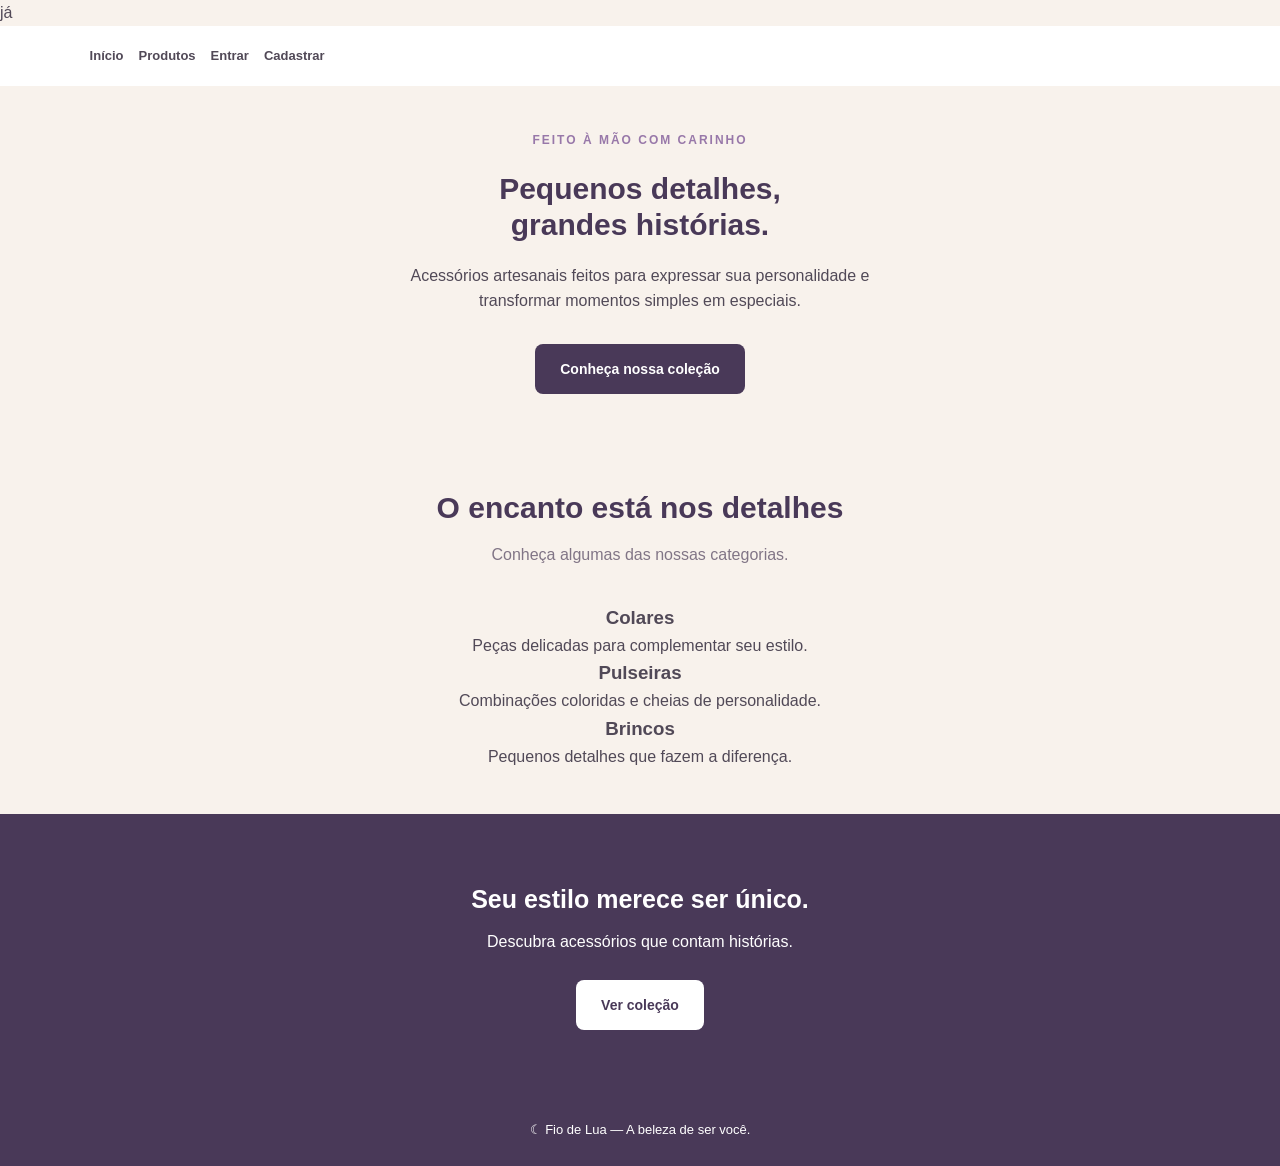
<file: index.html>
já<!DOCTYPE html>
<html lang="pt-BR">
<head>
    <meta charset="UTF-8">
    <meta name="viewport" content="width=device-width, initial-scale=1.0">
    <title>Fio de Lua | Início</title>
    <link rel="stylesheet" href="style.css">
</head>
<body>

<header>
    <nav>
        <a href="index.html">Início</a>
        <a href="produto.html">Produtos</a>
        <a href="login.html">Entrar</a>
        <a href="new.html">Cadastrar</a>
    </nav>
</header>

<main>
    <section class="hero">
        <div class="hero-content">
            <span class="tag">FEITO À MÃO COM CARINHO</span>
            <h1>Pequenos detalhes,<br>grandes histórias.</h1>
            <p>Acessórios artesanais feitos para expressar sua personalidade e transformar momentos simples em especiais.</p>
            <a href="produto.html" class="btn">Conheça nossa coleção</a>
        </div>
    </section>

    <section class="section">
        <h2>O encanto está nos detalhes</h2>
        <p class="subtitle">Conheça algumas das nossas categorias.</p>

        <div class="categories">
            <article>
                <h3>Colares</h3>
                <p>Peças delicadas para complementar seu estilo.</p>
            </article>

            <article>
                <h3>Pulseiras</h3>
                <p>Combinações coloridas e cheias de personalidade.</p>
            </article>

            <article>
                <h3>Brincos</h3>
                <p>Pequenos detalhes que fazem a diferença.</p>
            </article>
        </div>
    </section>

    <section class="banner">
        <h2>Seu estilo merece ser único.</h2>
        <p>Descubra acessórios que contam histórias.</p>
        <a href="produto.html" class="btn btn-light">Ver coleção</a>
    </section>
</main>

<footer>
    <p>☾ Fio de Lua — A beleza de ser você.</p>
</footer>

</body>
</html>
</file>
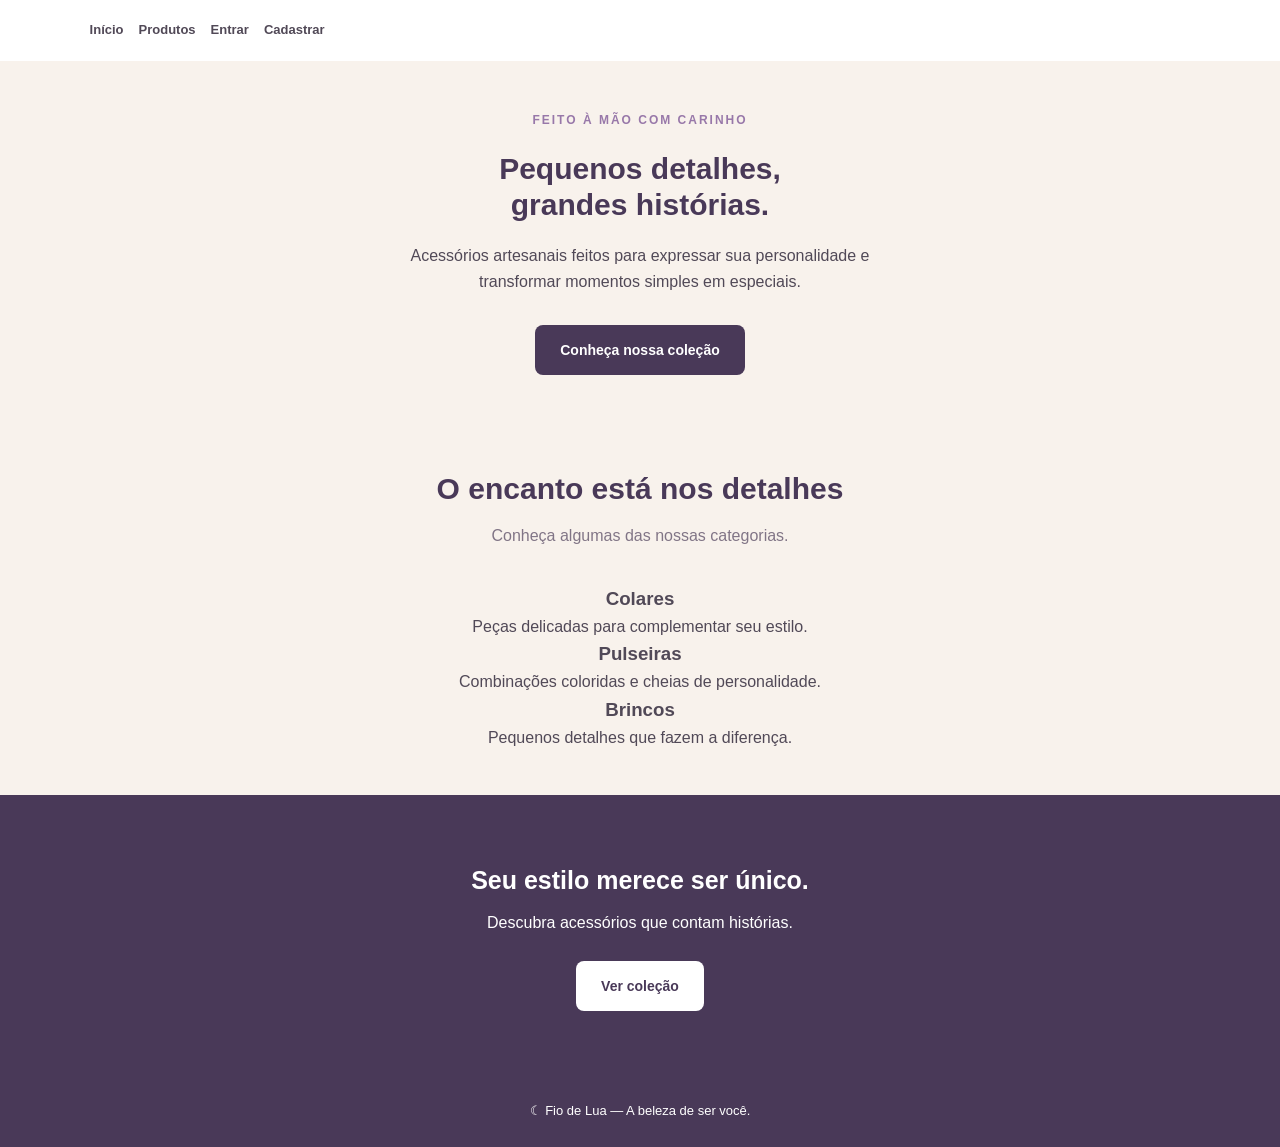
<file: Avaliacao03_Marina/index.html>
<!DOCTYPE html>
<html lang="pt-BR">
<head>
    <meta charset="UTF-8">
    <meta name="viewport" content="width=device-width, initial-scale=1.0">
    <title>Fio de Lua | Início</title>
    <link rel="stylesheet" href="style.css">
</head>
<body>

<header>
    <nav>
        <a href="index.html">Início</a>
        <a href="produtoteste.html">Produtos</a>
        <a href="login.html">Entrar</a>
        <a href="new.html">Cadastrar</a>
    </nav>
</header>

<main>
    <section class="hero">
        <div class="hero-content">
            <span class="tag">FEITO À MÃO COM CARINHO</span>
            <h1>Pequenos detalhes,<br>grandes histórias.</h1>
            <p>Acessórios artesanais feitos para expressar sua personalidade e transformar momentos simples em especiais.</p>
            <a href="produto.html" class="btn">Conheça nossa coleção</a>
        </div>
    </section>

    <section class="section">
        <h2>O encanto está nos detalhes</h2>
        <p class="subtitle">Conheça algumas das nossas categorias.</p>

                <h3>Colares</h3>
                <p>Peças delicadas para complementar seu estilo.</p>
            


                <h3>Pulseiras</h3>
                <p>Combinações coloridas e cheias de personalidade.</p>
            

            
                <h3>Brincos</h3>
                <p>Pequenos detalhes que fazem a diferença.</p>
            
        </div>
    </section>

    <section class="banner">
        <h2>Seu estilo merece ser único.</h2>
        <p>Descubra acessórios que contam histórias.</p>
        <a href="produto.html" class="btn btn-light">Ver coleção</a>
    </section>
</main>

<footer>
    <p>☾ Fio de Lua — A beleza de ser você.</p>

</footer>

</body>
</html>
</file>
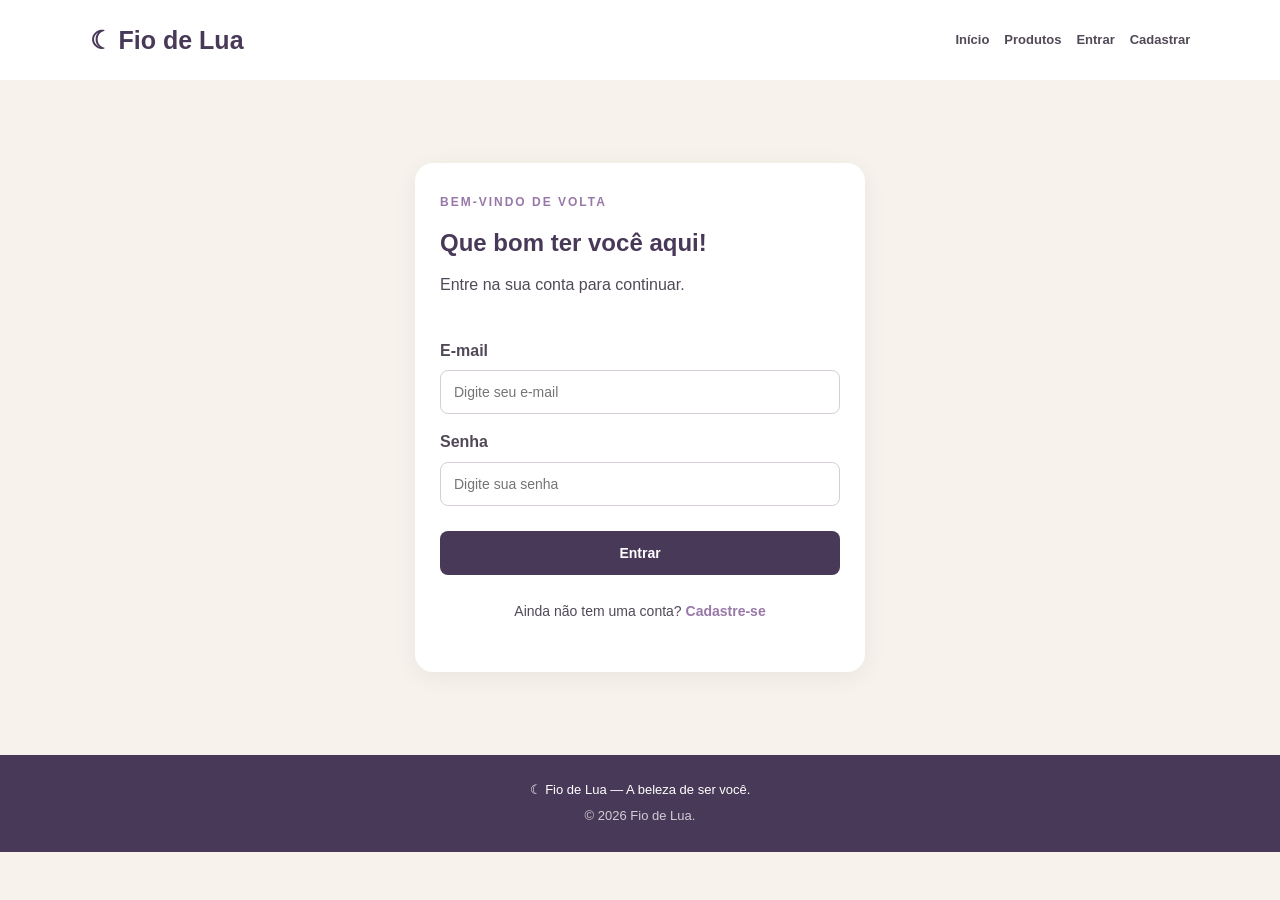
<file: login.html>
<!DOCTYPE html>
<html lang="pt-BR">
<head>
    <meta charset="UTF-8">
    <meta name="viewport" content="width=device-width, initial-scale=1.0">
    <title>Fio de Lua | Login</title>
    <link rel="stylesheet" href="style.css">
</head>
<body>

<header>
    <a href="index.html" class="logo">☾ Fio de Lua</a>
    <nav>
        <a href="index.html">Início</a>
        <a href="produto.html">Produtos</a>
        <a href="login.html">Entrar</a>
        <a href="new.html">Cadastrar</a>
    </nav>
</header>

<main class="form-page">
    <section class="form-box">
        <span class="tag">BEM-VINDO DE VOLTA</span>
        <h1>Que bom ter você aqui!</h1>
        <p>Entre na sua conta para continuar.</p>

        <form action="#" method="get">
            <label for="email">E-mail</label>
            <input type="email" id="email" name="email"
                   placeholder="Digite seu e-mail" required>

            <label for="senha">Senha</label>
            <input type="password" id="senha" name="senha"
                   placeholder="Digite sua senha" required>

            <button type="submit" class="btn form-btn">Entrar</button>
        </form>

        <p class="form-footer">
            Ainda não tem uma conta?
            <a href="new.html">Cadastre-se</a>
        </p>
    </section>
</main>

<footer>
    <p>☾ Fio de Lua — A beleza de ser você.</p>
    <p>© 2026 Fio de Lua.</p>
</footer>

</body>
</html>
</file>
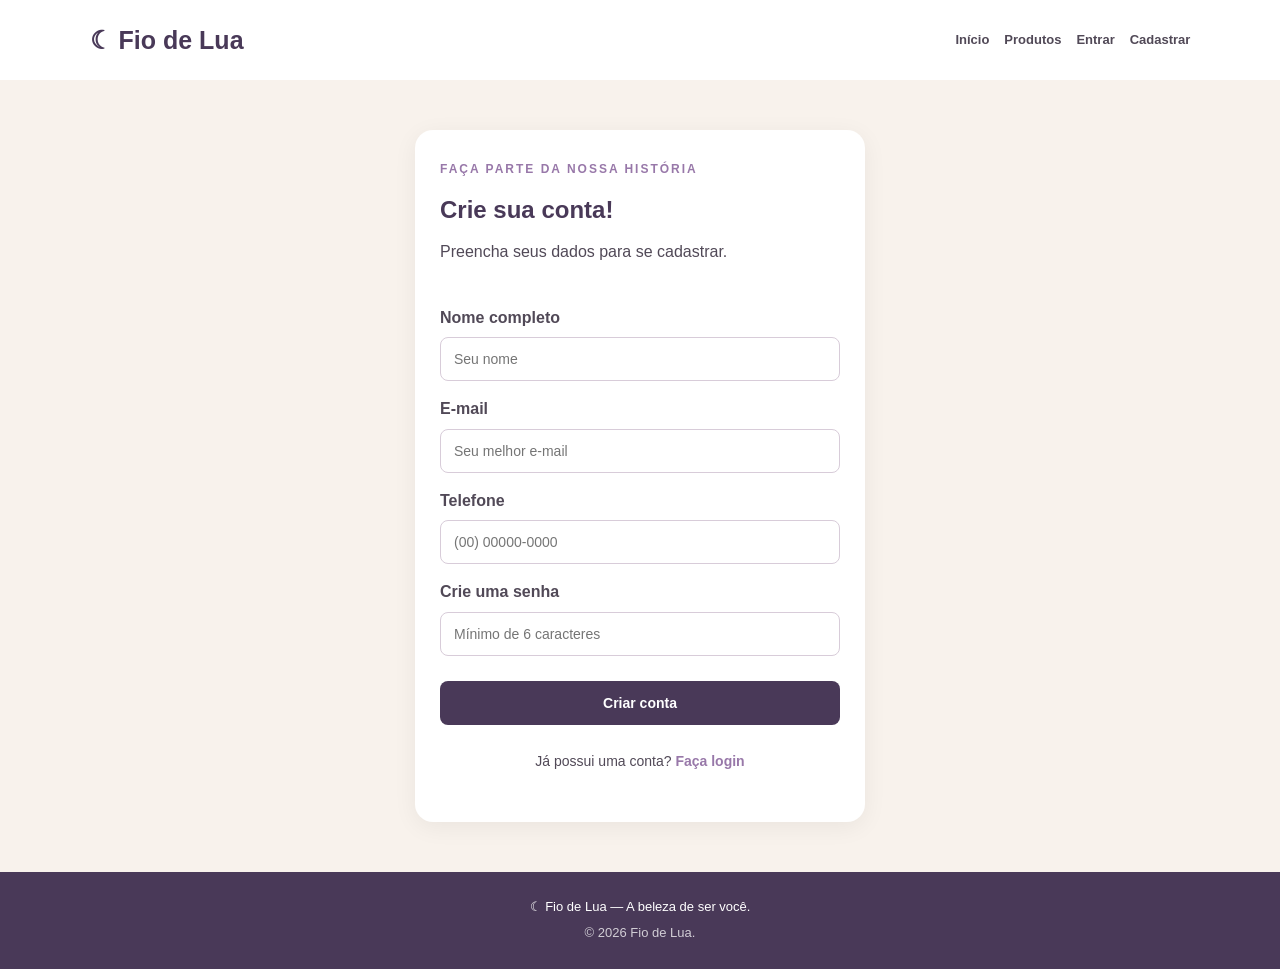
<file: new.html>
<!DOCTYPE html>
<html lang="pt-BR">
<head>
    <meta charset="UTF-8">
    <meta name="viewport" content="width=device-width, initial-scale=1.0">
    <title>Fio de Lua | Cadastro</title>
    <link rel="stylesheet" href="style.css">
</head>
<body>

<header>
    <a href="index.html" class="logo">☾ Fio de Lua</a>
    <nav>
        <a href="index.html">Início</a>
        <a href="produto.html">Produtos</a>
        <a href="login.html">Entrar</a>
        <a href="new.html">Cadastrar</a>
    </nav>
</header>

<main class="form-page">
    <section class="form-box">
        <span class="tag">FAÇA PARTE DA NOSSA HISTÓRIA</span>
        <h1>Crie sua conta!</h1>
        <p>Preencha seus dados para se cadastrar.</p>

        <form action="#" method="get">
            <label for="nome">Nome completo</label>
            <input type="text" id="nome" name="nome"
                   placeholder="Seu nome" required>

            <label for="email">E-mail</label>
            <input type="email" id="email" name="email"
                   placeholder="Seu melhor e-mail" required>

            <label for="telefone">Telefone</label>
            <input type="tel" id="telefone" name="telefone"
                   placeholder="(00) 00000-0000">

            <label for="senha">Crie uma senha</label>
            <input type="password" id="senha" name="senha"
                   placeholder="Mínimo de 6 caracteres"
                   minlength="6" required>

            <button type="submit" class="btn form-btn">Criar conta</button>
        </form>

        <p class="form-footer">
            Já possui uma conta?
            <a href="login.html">Faça login</a>
        </p>
    </section>
</main>

<footer>
    <p>☾ Fio de Lua — A beleza de ser você.</p>
    <p>© 2026 Fio de Lua.</p>
</footer>

</body>
</html>
</file>
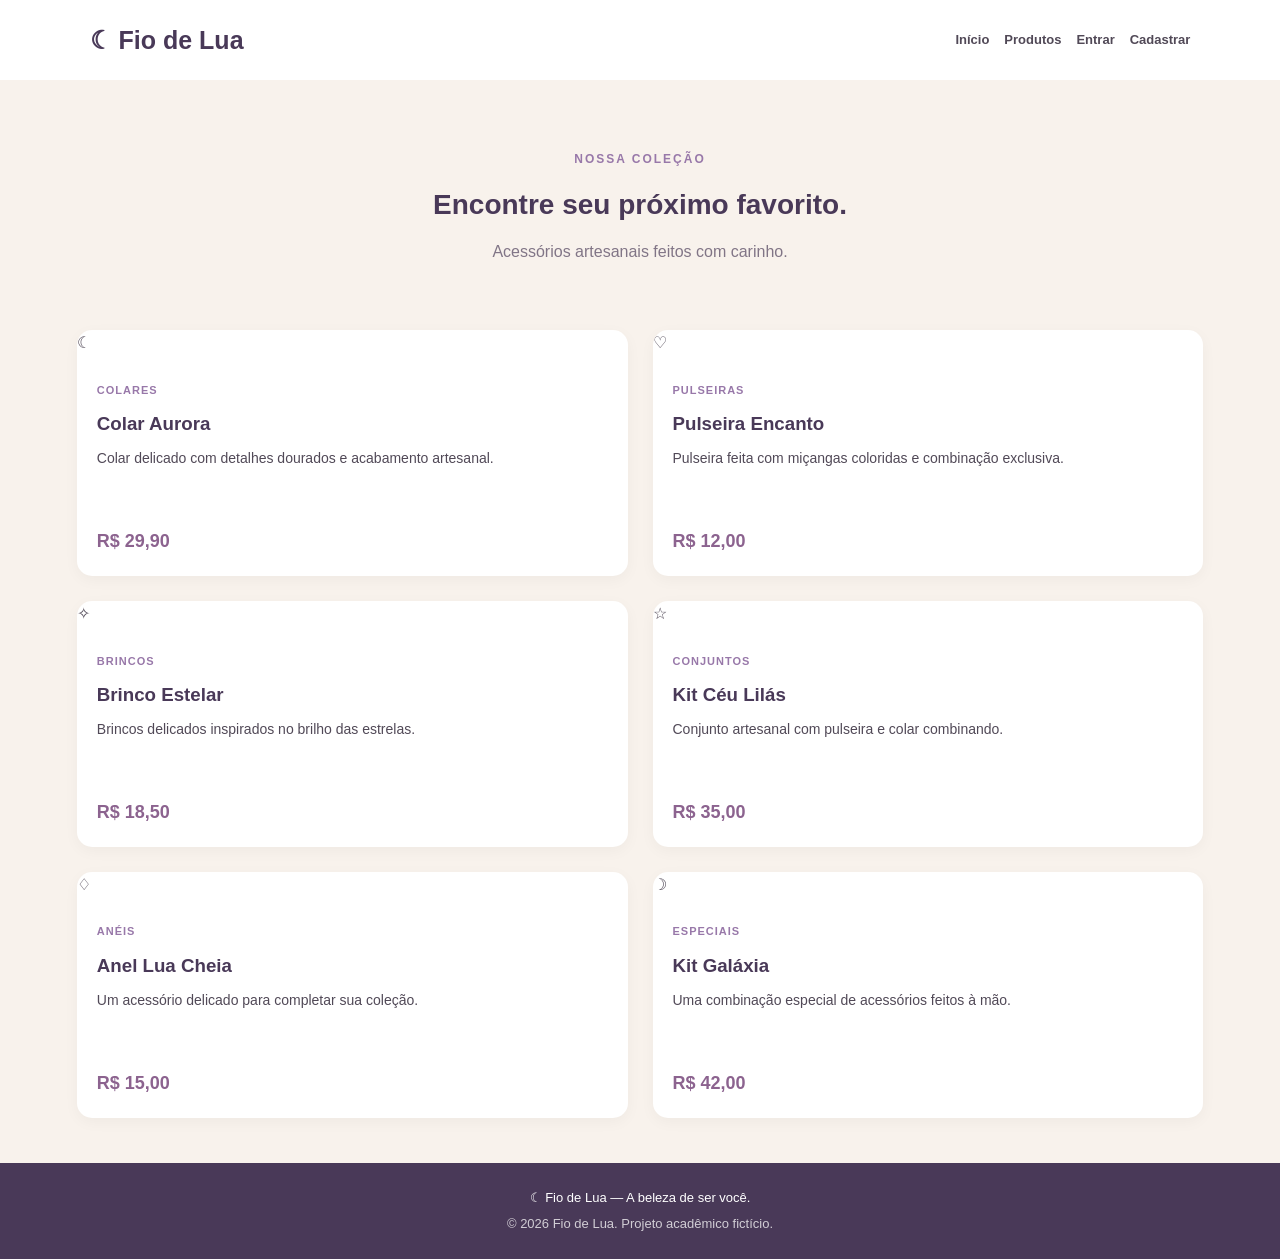
<file: produto.html>
<!DOCTYPE html>
<html lang="pt-BR">
<head>
    <meta charset="UTF-8">
    <meta name="viewport" content="width=device-width, initial-scale=1.0">
    <title>Fio de Lua | Produtos</title>
    <link rel="stylesheet" href="style.css">
</head>
<body>

<header>
    <a href="index.html" class="logo">☾ Fio de Lua</a>
    <nav>
        <a href="index.html">Início</a>
        <a href="produto.html">Produtos</a>
        <a href="login.html">Entrar</a>
        <a href="new.html">Cadastrar</a>
    </nav>
</header>

<main>

    <section class="catalog-header">
        <span class="tag">NOSSA COLEÇÃO</span>
        <h1>Encontre seu próximo favorito.</h1>
        <p>Acessórios artesanais feitos com carinho.</p>
    </section>

    <section class="section">
        <div class="products">

            <article class="product-card">
                <div class="decoration">☾</div>
                <div class="product-info">
                    <span class="category">COLARES</span>
                    <h3>Colar Aurora</h3>
                    <p>Colar delicado com detalhes dourados e acabamento artesanal.</p>
                    <strong>R$ 29,90</strong>
                </div>
            </article>

            <article class="product-card">
                <div class="decoration">♡</div>
                <div class="product-info">
                    <span class="category">PULSEIRAS</span>
                    <h3>Pulseira Encanto</h3>
                    <p>Pulseira feita com miçangas coloridas e combinação exclusiva.</p>
                    <strong>R$ 12,00</strong>
                </div>
            </article>

            <article class="product-card">
                <div class="decoration">✧</div>
                <div class="product-info">
                    <span class="category">BRINCOS</span>
                    <h3>Brinco Estelar</h3>
                    <p>Brincos delicados inspirados no brilho das estrelas.</p>
                    <strong>R$ 18,50</strong>
                </div>
            </article>

            <article class="product-card">
                <div class="decoration">☆</div>
                <div class="product-info">
                    <span class="category">CONJUNTOS</span>
                    <h3>Kit Céu Lilás</h3>
                    <p>Conjunto artesanal com pulseira e colar combinando.</p>
                    <strong>R$ 35,00</strong>
                </div>
            </article>

            <article class="product-card">
                <div class="decoration">♢</div>
                <div class="product-info">
                    <span class="category">ANÉIS</span>
                    <h3>Anel Lua Cheia</h3>
                    <p>Um acessório delicado para completar sua coleção.</p>
                    <strong>R$ 15,00</strong>
                </div>
            </article>

            <article class="product-card">
                <div class="decoration">☽</div>
                <div class="product-info">
                    <span class="category">ESPECIAIS</span>
                    <h3>Kit Galáxia</h3>
                    <p>Uma combinação especial de acessórios feitos à mão.</p>
                    <strong>R$ 42,00</strong>
                </div>
            </article>

        </div>
    </section>

</main>

<footer>
    <p>☾ Fio de Lua — A beleza de ser você.</p>
    <p>© 2026 Fio de Lua. Projeto acadêmico fictício.</p>
</footer>

</body>
</html>
</file>
<file: style.css>
* {
    margin: 0;
    padding: 0;
    box-sizing: border-box;
}

:root {
    --roxo: #493958;
    --lilas: #B99BCB;
    --rosa: #D9A6AE;
    --creme: #F8F2EC;
    --branco: #FFFFFF;
    --texto: #514957;
}

body {
    font-family: Arial, Helvetica, sans-serif;
    background-color: var(--creme);
    color: var(--texto);
    line-height: 1.6;
}

a {
    text-decoration: none;
    color: inherit;
}



header {
    background-color: var(--branco);
    padding: 20px 7%;
    display: flex;
    justify-content: space-between;
    align-items: center;
    gap: 20px;
    flex-wrap: wrap;
}

.logo {
    font-size: 25px;
    font-weight: bold;
    color: var(--roxo);
}

nav {
    display: flex;
    gap: 25px;
    flex-wrap: wrap;
}

nav a {
    font-size: 14px;
    font-weight: bold;
    transition: 0.3s;
}

nav a:hover {
    color: var(--lilas);
}


.hero {
    padding: 70px 8%;
    display: flex;
    align-items: center;
    justify-content: space-between;
    gap: 45px;
}

.hero-content {
    flex: 1;
}

.tag {
    color: #9878A9;
    font-size: 12px;
    font-weight: bold;
    letter-spacing: 2px;
}

.hero h1 {
    color: var(--roxo);
    font-size: 46px;
    line-height: 1.2;
    margin: 20px 0;
}

.hero p {
    margin-bottom: 30px;
    max-width: 480px;
}

.hero-image {
    flex: 1;
}

.hero-image img {
    width: 100%;
    height: 400px;
    object-fit: cover;
    border-radius: 20px;
}



.btn {
    display: inline-block;
    background-color: var(--roxo);
    color: white;
    border: none;
    padding: 14px 25px;
    border-radius: 8px;
    font-size: 14px;
    font-weight: bold;
    cursor: pointer;
    transition: 0.3s;
}

.btn:hover {
    background-color: #765C85;
    transform: translateY(-2px);
}

.btn-light {
    background-color: white;
    color: var(--roxo);
}



.section {
    padding: 65px 8%;
    text-align: center;
}

.section h2 {
    font-size: 30px;
    color: var(--roxo);
}

.subtitle {
    margin: 10px 0 35px;
    color: #817586;
}


.cards {
    display: grid;
    grid-template-columns: repeat(3, 1fr);
    gap: 25px;
    margin-top: 35px;
}

.card {
    background-color: white;
    padding: 15px;
    border-radius: 15px;
    transition: 0.3s;
}

.card:hover,
.product-card:hover {
    transform: translateY(-5px);
}

.card img {
    width: 100%;
    height: 220px;
    object-fit: cover;
    border-radius: 10px;
}

.card h3 {
    color: var(--roxo);
    margin: 15px 0 5px;
}



.banner {
    background-color: var(--roxo);
    color: white;
    text-align: center;
    padding: 65px 20px;
}

.banner h2 {
    font-size: 30px;
    margin-bottom: 10px;
}

.banner p {
    margin-bottom: 25px;
}



.form-page {
    min-height: 75vh;
    display: flex;
    align-items: center;
    justify-content: center;
    padding: 50px 20px;
}

.form-box {
    background-color: white;
    padding: 40px;
    border-radius: 18px;
    width: 100%;
    max-width: 450px;
    box-shadow: 0 5px 25px rgba(0,0,0,0.06);
}

.form-box h1 {
    color: var(--roxo);
    margin: 10px 0;
}

.form-box > p {
    margin-bottom: 25px;
}

form {
    display: flex;
    flex-direction: column;
}

form label {
    font-weight: bold;
    margin-bottom: 7px;
    margin-top: 15px;
}

form input {
    padding: 13px;
    border: 1px solid #D8CCD9;
    border-radius: 8px;
    outline: none;
    font-size: 14px;
    width: 100%;
}

form input:focus {
    border-color: var(--lilas);
    box-shadow: 0 0 0 3px rgba(185,155,203,0.15);
}

.form-btn {
    margin-top: 25px;
    width: 100%;
}

.form-footer {
    text-align: center;
    margin-top: 25px;
    font-size: 14px;
}

.form-footer a {
    color: #9878A9;
    font-weight: bold;
}



.catalog-header {
    text-align: center;
    padding: 65px 20px 20px;
}

.catalog-header h1 {
    color: var(--roxo);
    font-size: 35px;
    margin: 12px 0;
}

.catalog-header p {
    color: #817586;
}

.products {
    display: grid;
    grid-template-columns: repeat(3, 1fr);
    gap: 25px;
}

.product-card {
    background-color: white;
    border-radius: 15px;
    overflow: hidden;
    text-align: left;
    transition: 0.3s;
    box-shadow: 0 4px 15px rgba(0,0,0,0.04);
}

.product-card img {
    width: 100%;
    height: 230px;
    object-fit: cover;
}

.product-info {
    padding: 20px;
}

.category {
    color: #9878A9;
    font-size: 11px;
    font-weight: bold;
    letter-spacing: 1px;
}

.product-info h3 {
    color: var(--roxo);
    margin: 8px 0;
}

.product-info p {
    font-size: 14px;
    min-height: 65px;
    margin-bottom: 15px;
}

.product-info strong {
    color: #8C638F;
    font-size: 18px;
}



footer {
    background-color: var(--roxo);
    color: white;
    text-align: center;
    padding: 25px 15px;
    font-size: 13px;
}

footer p + p {
    margin-top: 5px;
    opacity: 0.75;
}


    nav {
        justify-content: center;
        gap: 15px;
    }

    .hero {
        flex-direction: column;
        text-align: center;
        padding: 45px 6%;
    }

    .hero h1 {
        font-size: 35px;
    }

    .hero-image img {
        height: 300px;
    }

    .cards,
    .products {
        grid-template-columns: repeat(2, 1fr);
    }

    .catalog-header h1 {
        font-size: 28px;
    }


    .hero h1 {
        font-size: 30px;
    }

    .form-box {
        padding: 25px;
    }

    .section {
        padding: 45px 6%;
    }

    .banner h2 {
        font-size: 25px;
    }

    nav a {
        font-size: 13px;
    }
</file>
<file: Avaliacao03_Marina/style.css>
* {
    margin: 0;
    padding: 0;
    box-sizing: border-box;
}

:root {
    --roxo: #493958;
    --lilas: #B99BCB;
    --rosa: #D9A6AE;
    --creme: #F8F2EC;
    --branco: #FFFFFF;
    --texto: #514957;
}

body {
    font-family: Arial, Helvetica, sans-serif;
    background-color: var(--creme);
    color: var(--texto);
    line-height: 1.6;
}

a {
    text-decoration: none;
    color: inherit;
}



header {
    background-color: var(--branco);
    padding: 20px 7%;
    display: flex;
    justify-content: space-between;
    align-items: center;
    gap: 20px;
    flex-wrap: wrap;
}

.logo {
    font-size: 25px;
    font-weight: bold;
    color: var(--roxo);
}

nav {
    display: flex;
    gap: 25px;
    flex-wrap: wrap;
}

nav a {
    font-size: 14px;
    font-weight: bold;
    transition: 0.3s;
}

nav a:hover {
    color: var(--lilas);
}


.hero {
    padding: 70px 8%;
    display: flex;
    align-items: center;
    justify-content: space-between;
    gap: 45px;
}

.hero-content {
    flex: 1;
}

.tag {
    color: #9878A9;
    font-size: 12px;
    font-weight: bold;
    letter-spacing: 2px;
}

.hero h1 {
    color: var(--roxo);
    font-size: 46px;
    line-height: 1.2;
    margin: 20px 0;
}

.hero p {
    margin-bottom: 30px;
    max-width: 480px;
}

.hero-image {
    flex: 1;
}

.hero-image img {
    width: 100%;
    height: 400px;
    object-fit: cover;
    border-radius: 20px;
}



.btn {
    display: inline-block;
    background-color: var(--roxo);
    color: white;
    border: none;
    padding: 14px 25px;
    border-radius: 8px;
    font-size: 14px;
    font-weight: bold;
    cursor: pointer;
    transition: 0.3s;
}

.btn:hover {
    background-color: #765C85;
    transform: translateY(-2px);
}

.btn-light {
    background-color: white;
    color: var(--roxo);
}



.section {
    padding: 65px 8%;
    text-align: center;
}

.section h2 {
    font-size: 30px;
    color: var(--roxo);
}

.subtitle {
    margin: 10px 0 35px;
    color: #817586;
}


.cards {
    display: grid;
    grid-template-columns: repeat(3, 1fr);
    gap: 25px;
    margin-top: 35px;
}

.card {
    background-color: white;
    padding: 15px;
    border-radius: 15px;
    transition: 0.3s;
}

.card:hover,
.product-card:hover {
    transform: translateY(-5px);
}

.card img {
    width: 100%;
    height: 220px;
    object-fit: cover;
    border-radius: 10px;
}

.card h3 {
    color: var(--roxo);
    margin: 15px 0 5px;
}



.banner {
    background-color: var(--roxo);
    color: white;
    text-align: center;
    padding: 65px 20px;
}

.banner h2 {
    font-size: 30px;
    margin-bottom: 10px;
}

.banner p {
    margin-bottom: 25px;
}



.form-page {
    min-height: 75vh;
    display: flex;
    align-items: center;
    justify-content: center;
    padding: 50px 20px;
}

.form-box {
    background-color: white;
    padding: 40px;
    border-radius: 18px;
    width: 100%;
    max-width: 450px;
    box-shadow: 0 5px 25px rgba(0,0,0,0.06);
}

.form-box h1 {
    color: var(--roxo);
    margin: 10px 0;
}

.form-box > p {
    margin-bottom: 25px;
}

form {
    display: flex;
    flex-direction: column;
}

form label {
    font-weight: bold;
    margin-bottom: 7px;
    margin-top: 15px;
}

form input {
    padding: 13px;
    border: 1px solid #D8CCD9;
    border-radius: 8px;
    outline: none;
    font-size: 14px;
    width: 100%;
}

form input:focus {
    border-color: var(--lilas);
    box-shadow: 0 0 0 3px rgba(185,155,203,0.15);
}

.form-btn {
    margin-top: 25px;
    width: 100%;
}

.form-footer {
    text-align: center;
    margin-top: 25px;
    font-size: 14px;
}

.form-footer a {
    color: #9878A9;
    font-weight: bold;
}



.catalog-header {
    text-align: center;
    padding: 65px 20px 20px;
}

.catalog-header h1 {
    color: var(--roxo);
    font-size: 35px;
    margin: 12px 0;
}

.catalog-header p {
    color: #817586;
}

.products {
    display: grid;
    grid-template-columns: repeat(3, 1fr);
    gap: 25px;
}

.product-card {
    background-color: white;
    border-radius: 15px;
    overflow: hidden;
    text-align: left;
    transition: 0.3s;
    box-shadow: 0 4px 15px rgba(0,0,0,0.04);
}

.product-card img {
    width: 100%;
    height: 230px;
    object-fit: cover;
}

.product-info {
    padding: 20px;
}

.category {
    color: #9878A9;
    font-size: 11px;
    font-weight: bold;
    letter-spacing: 1px;
}

.product-info h3 {
    color: var(--roxo);
    margin: 8px 0;
}

.product-info p {
    font-size: 14px;
    min-height: 65px;
    margin-bottom: 15px;
}

.product-info strong {
    color: #8C638F;
    font-size: 18px;
}



footer {
    background-color: var(--roxo);
    color: white;
    text-align: center;
    padding: 25px 15px;
    font-size: 13px;
}

footer p + p {
    margin-top: 5px;
    opacity: 0.75;
}


    nav {
        justify-content: center;
        gap: 15px;
    }

    .hero {
        flex-direction: column;
        text-align: center;
        padding: 45px 6%;
    }

    .hero h1 {
        font-size: 35px;
    }

    .hero-image img {
        height: 300px;
    }

    .cards,
    .products {
        grid-template-columns: repeat(2, 1fr);
    }

    .catalog-header h1 {
        font-size: 28px;
    }


    .hero h1 {
        font-size: 30px;
    }

    .form-box {
        padding: 25px;
    }

    .section {
        padding: 45px 6%;
    }

    .banner h2 {
        font-size: 25px;
    }

    nav a {
        font-size: 13px;
    }
</file>
